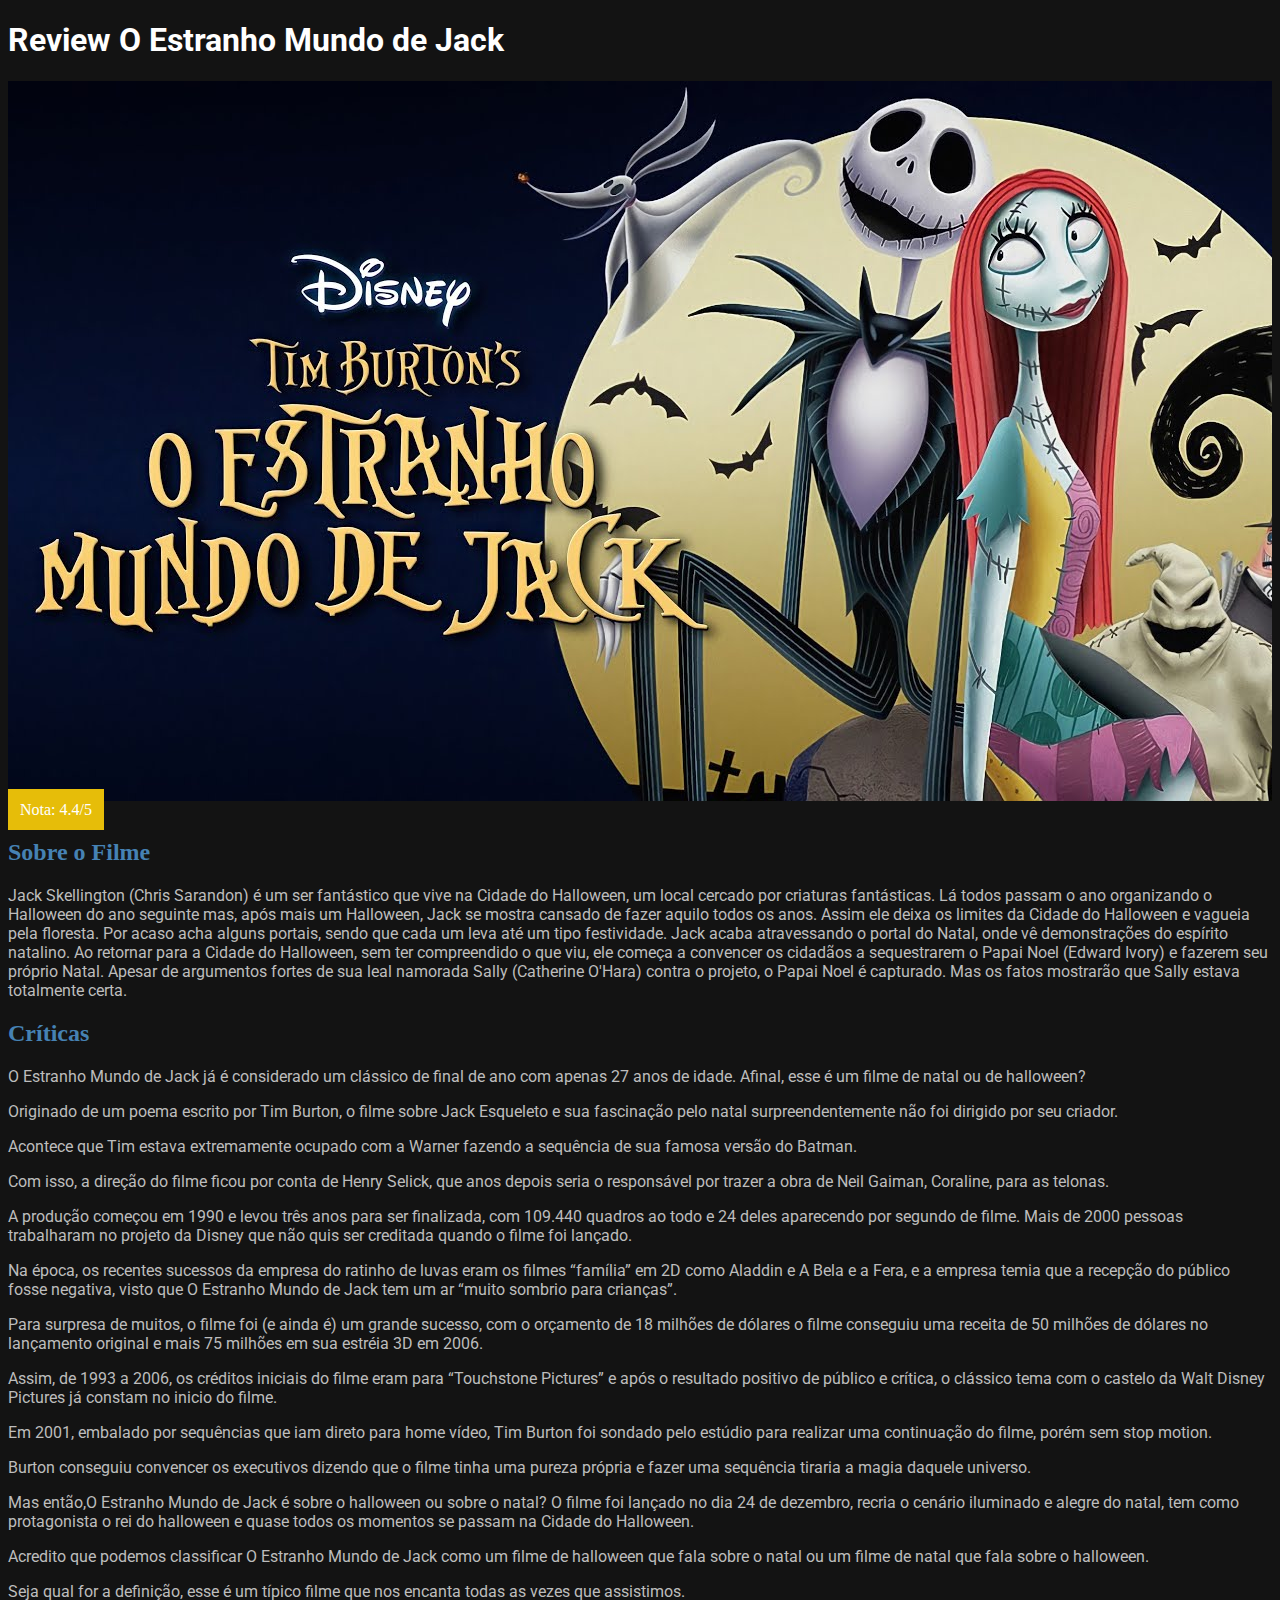
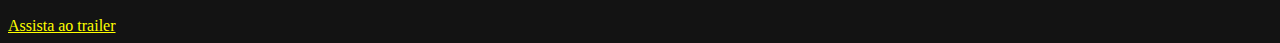
<file: aula 08/index.html>
<!DOCTYPE html>
<html lang="pt-BR">
  <head>
    <meta charset="UTF-8" />
    <meta http-equiv="X-UA-Compatible" content="IE=edge" />
    <meta name="viewport" content="width=device-width, initial-scale=1.0" />
    <title>Review</title>
    <link rel="stylesheet" href="./css/style.css" />
  </head>
  <body>
    <h1>Review O Estranho Mundo de Jack</h1>

    <div class="media-picture"></div>

    <span class="review-score">Nota: 4.4/5</span>

    <h2>Sobre o Filme</h2>

    <p>
      Jack Skellington (Chris Sarandon) é um ser fantástico que vive na Cidade
      do Halloween, um local cercado por criaturas fantásticas. Lá todos passam
      o ano organizando o Halloween do ano seguinte mas, após mais um Halloween,
      Jack se mostra cansado de fazer aquilo todos os anos. Assim ele deixa os
      limites da Cidade do Halloween e vagueia pela floresta. Por acaso acha
      alguns portais, sendo que cada um leva até um tipo festividade. Jack acaba
      atravessando o portal do Natal, onde vê demonstrações do espírito
      natalino. Ao retornar para a Cidade do Halloween, sem ter compreendido o
      que viu, ele começa a convencer os cidadãos a sequestrarem o Papai Noel
      (Edward Ivory) e fazerem seu próprio Natal. Apesar de argumentos fortes de
      sua leal namorada Sally (Catherine O'Hara) contra o projeto, o Papai Noel
      é capturado. Mas os fatos mostrarão que Sally estava totalmente certa.
    </p>

    <h2>Críticas</h2>

    <p>
      O Estranho Mundo de Jack já é considerado um clássico de final de ano com
      apenas 27 anos de idade. Afinal, esse é um filme de natal ou de halloween?
    </p>
    <p>
      Originado de um poema escrito por Tim Burton, o filme sobre Jack Esqueleto
      e sua fascinação pelo natal surpreendentemente não foi dirigido por seu
      criador.
    </p>
    <p>
      Acontece que Tim estava extremamente ocupado com a Warner fazendo a
      sequência de sua famosa versão do Batman.
    </p>
    <p>
      Com isso, a direção do filme ficou por conta de Henry Selick, que anos
      depois seria o responsável por trazer a obra de Neil Gaiman, Coraline,
      para as telonas.
    </p>
    <p>
      A produção começou em 1990 e levou três anos para ser finalizada, com
      109.440 quadros ao todo e 24 deles aparecendo por segundo de filme. Mais
      de 2000 pessoas trabalharam no projeto da Disney que não quis ser
      creditada quando o filme foi lançado.
    </p>
    <p>
      Na época, os recentes sucessos da empresa do ratinho de luvas eram os
      filmes “família” em 2D como Aladdin e A Bela e a Fera, e a empresa temia
      que a recepção do público fosse negativa, visto que O Estranho Mundo de
      Jack tem um ar “muito sombrio para crianças”.
    </p>
    <p>
      Para surpresa de muitos, o filme foi (e ainda é) um grande sucesso, com o
      orçamento de 18 milhões de dólares o filme conseguiu uma receita de 50
      milhões de dólares no lançamento original e mais 75 milhões em sua estréia
      3D em 2006.
    </p>
    <p>
      Assim, de 1993 a 2006, os créditos iniciais do filme eram para “Touchstone
      Pictures” e após o resultado positivo de público e crítica, o clássico
      tema com o castelo da Walt Disney Pictures já constam no inicio do filme.
    </p>
    <p>
      Em 2001, embalado por sequências que iam direto para home vídeo, Tim
      Burton foi sondado pelo estúdio para realizar uma continuação do filme,
      porém sem stop motion.
    </p>
    <p>
      Burton conseguiu convencer os executivos dizendo que o filme tinha uma
      pureza própria e fazer uma sequência tiraria a magia daquele universo.
    </p>
    <p>
      Mas então,O Estranho Mundo de Jack é sobre o halloween ou sobre o natal? O
      filme foi lançado no dia 24 de dezembro, recria o cenário iluminado e
      alegre do natal, tem como protagonista o rei do halloween e quase todos os
      momentos se passam na Cidade do Halloween.
    </p>
    <p>
      Acredito que podemos classificar O Estranho Mundo de Jack como um filme de
      halloween que fala sobre o natal ou um filme de natal que fala sobre o
      halloween.
    </p>
    <p>
      Seja qual for a definição, esse é um típico filme que nos encanta todas as
      vezes que assistimos.
    </p>

    <a href="https://youtu.be/Hf3ihCgVSGY">Assista ao trailer</a>
  </body>
</html>
</file>
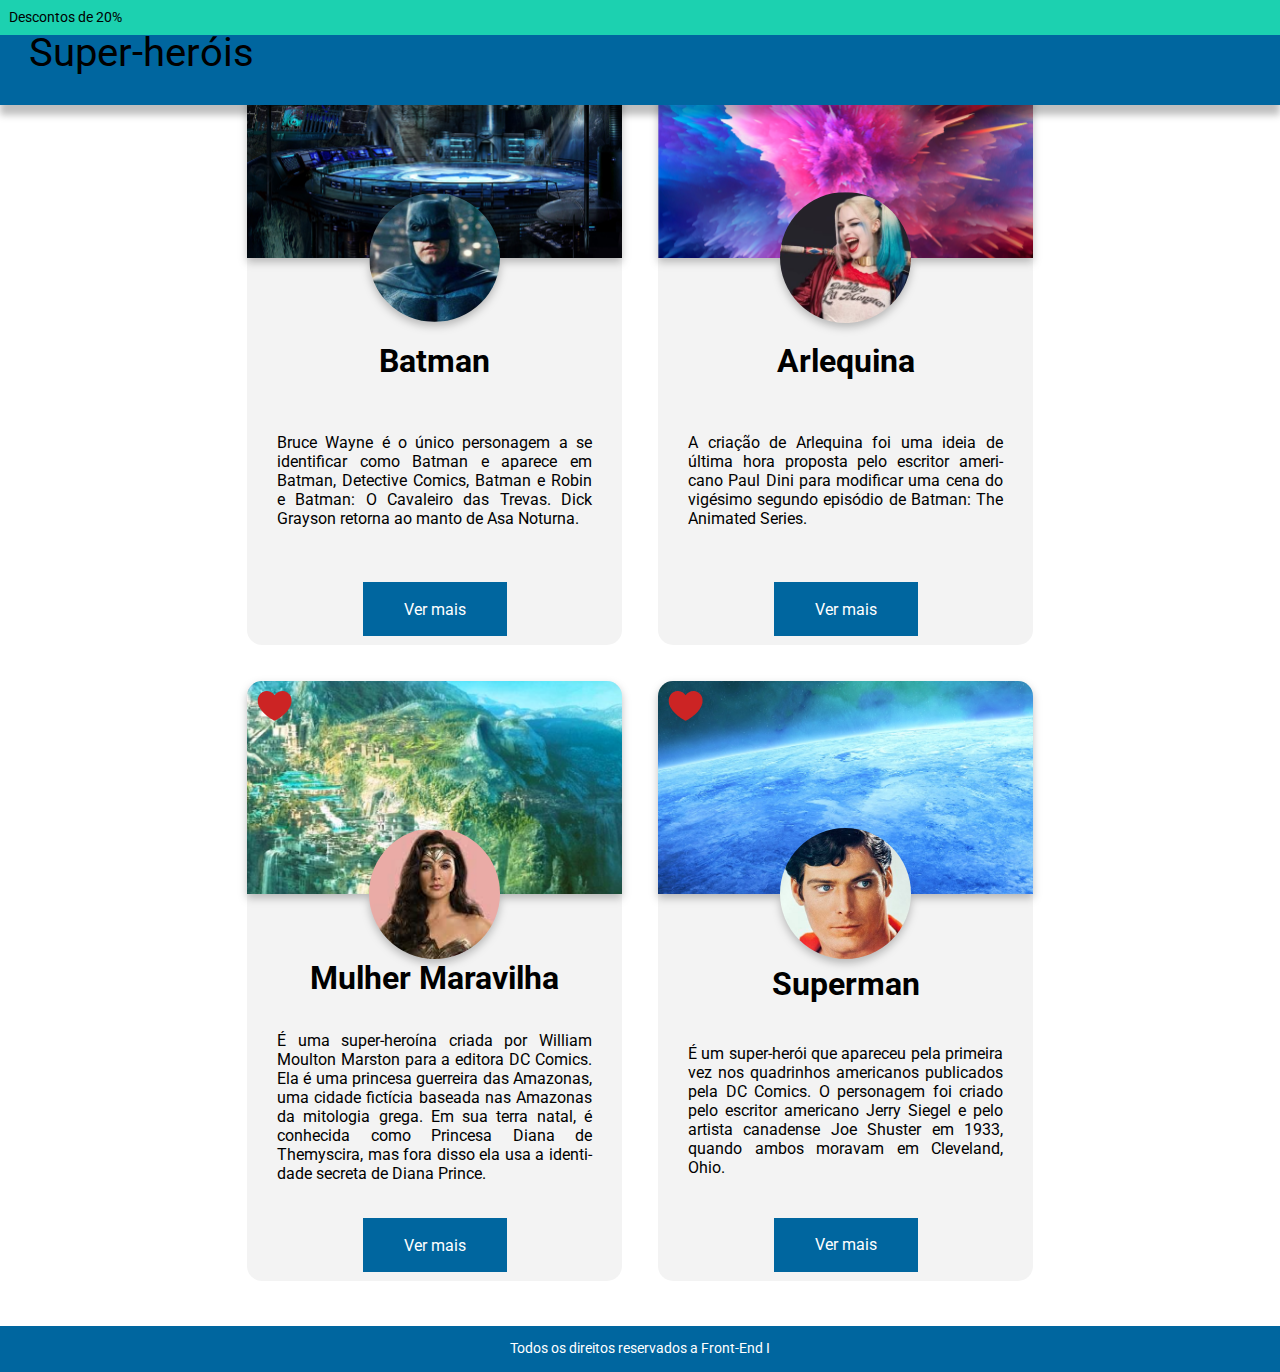
<file: Aula 10/index.html>
<!DOCTYPE html>
<html lang="en">
<head>
    <meta charset="UTF-8">
    <meta http-equiv="X-UA-Compatible" content="IE=edge">
    <meta name="viewport" content="width=device-width, initial-scale=1.0">
    <link rel="stylesheet" href="./css/style.css">
    <title>Super Heróis</title>
</head>
<body>
    

    <header>

        <div class="bar-discount">
            <p>Descontos de 20%</p>
        </div>

        <div class="title">
            <h1>Super-heróis</h1>
        </div>
    </header>
     
    <main>
        <section class="cards">
            <div class="card">
                
                <div class="card-image card-image1">
                    <img class="character-image" src="./img/liga-justicia-batman-kO4H--1024x512@abc 1.png" alt="">
                    <img class="vector" src="./img/Vector.png" alt="">
                </div>
                
                <div class="card-title">
                    <h2>Batman</h2>
                </div>
                <div class="card-text">
                    <p>Bruce Wayne é o único personagem a se identificar como Batman e aparece em Batman, Detective Comics, Batman e Robin e Batman: O Cavaleiro das Trevas. Dick Grayson retorna ao manto de Asa Noturna.</p>
                </div>
                <div class="button">
                    <a href=""><span>Ver mais</span></a>
                </div>

            </div>
            <div class="card">
                
                <div class="card-image card-image2">
                    <img class="character-image" src="./img/liga-justicia-alerquina-kO4H--1024x512@abc 1.png" alt="">
                    <img class="vector" src="./img/Vector.png" alt="">
                </div>
                <div class="card-title">
                    <h2>Arlequina</h2>
                </div>
                <div class="card-text">
                    <p>A criação de Arlequina foi uma ideia de última hora proposta pelo escritor americano Paul Dini para modificar uma cena do vigésimo segundo episódio de Batman: The Animated Series.</p>
                </div>
                <div class="button">
                    <a href=""><span>Ver mais</span></a>
                </div>
                
            </div>

            <div class="card">
                
                <div class="card-image card-image3">
                    <img class="character-image" src="./img/mulher maravilha.png" alt="">
                    <img class="vector" src="./img/Vector.png" alt="">
                </div>
                <div class="card-title">
                    <h2>Mulher Maravilha</h2>
                </div>
                <div class="card-text">
                    <p>É uma super-heroína criada por William Moulton Marston para a editora DC Comics. Ela é uma princesa guerreira das Amazonas, uma cidade fictícia baseada nas Amazonas da mitologia grega. Em sua terra natal,  é conhecida como Princesa Diana de Themyscira, mas fora disso ela usa a identidade secreta de Diana Prince.</p>
                </div>
                <div class="button">
                    <a href=""><span>Ver mais</span></a>
                </div>
                
            </div>

            <div class="card">
                
                <div class="card-image card-image4">
                    <img class="character-image" src="./img/superman.png" alt="">
                    <img class="vector" src="./img/Vector.png" alt="">
                </div>
                <div class="card-title">
                    <h2>Superman</h2>
                </div>
                <div class="card-text">
                    <p>É um super-herói que apareceu pela primeira vez nos quadrinhos americanos publicados pela DC Comics. O personagem foi criado pelo escritor americano Jerry Siegel e pelo artista canadense Joe Shuster em 1933, quando ambos moravam em Cleveland, Ohio.</p>
                </div>
                <div class="button">
                    <a href=""><span>Ver mais</span></a>
                </div>
                
            </div>
        </section>
    </main>

   
    <footer>
        <p>Todos os direitos reservados a Front-End I</p> 
     </footer>
     

</body>
</html>
</file>
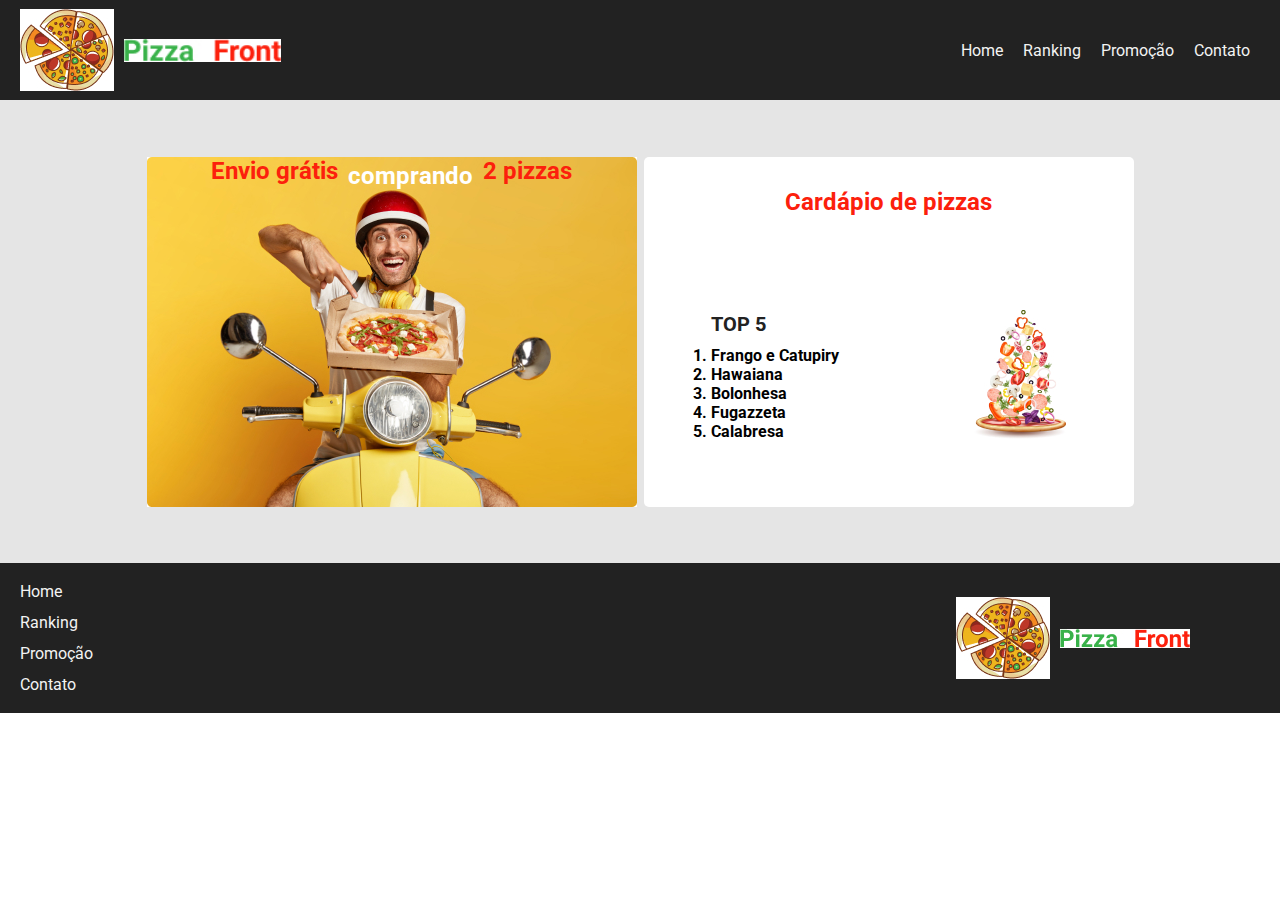
<file: Aula 11/index.html>
<!DOCTYPE html>
<html lang="pt-BR">
  <head>
    <meta charset="UTF-8" />
    <meta http-equiv="X-UA-Compatible" content="IE=edge" />
    <meta name="viewport" content="width=device-width, initial-scale=1.0" />
    <link rel="stylesheet" href="./css/style.css" />
    <title>Pizza&Front</title>
  </head>
  <body> 
    <header class="cabeçalho">
      <div class="logo">
        <img src="./img/VectorPizza.jpg" alt="imagem logo pizzaria" />
        <img
          class="imagem_nome"
          src="./img/Pizza&Front.jpg"
          alt="nome pizzaria"
        />
      </div>
      <div class="menu"> 
        <p>Home</p>
        <p>Ranking</p>
        <p>Promoção</p>
        <p>Contato</p>
      </div>
    </header>
    <main> 
      <div class="delivery"> 
        <p class="texto_delivery">
          Envio grátis <span>comprando</span>2 pizzas
        </p>
      </div>
      <div class="cardapio">
        <div class="titulo_cardápio">
          <p class="texto_cardápio">Cardápio de pizzas</p>
        </div>
        <div class="cardápio_sabores">
          <div class="texto_sabores">
            <p class="mais_pedidas">TOP 5</p>
            <ol>
              <li>Frango e Catupiry</li>
              <li>Hawaiana</li>
              <li>Bolonhesa</li>
              <li>Fugazzeta</li>
              <li>Calabresa</li>
            </ol>
          </div>
          <div class="img_sabores">
            <img src="./img/PizzaFalling.jpg" alt="imagem prato com comida">
          </div>   
        </div>
      </div>
    </main>
    <footer> 
      <div class="rodapé">
        <p>Home</p>
        <p>Ranking</p>
        <p>Promoção</p>
        <p>Contato</p>
      </div>
      <div class="logo_rodapé"> <!--guiolialen-->
        <img src="./img/VectorPizza.jpg" alt="imagem logo pizzaria">
        <img src="./img/Pizza&Front.jpg" alt="nome pizzaria">
      </div>
    </footer>
  </body>
</html>
</file>
<file: aula 08/css/style.css>
@import url('https://fonts.googleapis.com/css2?family=Roboto:wght@500&display=swap');

body {
  background-color: #131313;
}

h1 {
  color: white;
  font-family: 'Roboto', sans-serif;
}

.media-picture {
  background-image: url(../img/maxresdefault.jpg);
  background-repeat: no-repeat;
  background-size: cover;
  height: 720px;
  width: 100%;
}

.review-score {
  color: white;
  background-color: #e6bd09;
  padding: 12px;
}

h2 {
  color: steelblue;
}

p {
  color: #bdbdbd;
  font-family: 'Roboto', sans-serif;
}

a {
  color: yellow;
}
</file>
<file: Aula 10/css/style.css>
@import url('https://fonts.googleapis.com/css2?family=Roboto:wght@300;400;700&display=swap');

* {
  box-sizing: border-box;
  margin: 0;
  padding: 0;
  font-family: 'Roboto', sans-serif;
}

html {
  font-size: 18px;
}

.bar-discount {
  background-color: #1CD1B0;
  width: 100%;
  padding: 0.5rem;
  font-size: 0.8rem;
  font-weight: 400;
  position: fixed;
}

header {
  width: 100%;
  box-shadow: 0px 10px 7px rgba(0, 0, 0, 0.25);
  position: fixed;
  z-index: 1;
}

.title {
  background-color: #00669F;
  padding: 1.6rem;
}

footer {
  bottom: 0; 
  width: 100%;
  padding: 0.8rem;
  color: #fff;
  background-color: #00669F;
  font-size: 0.8rem;
  text-align: center;
}

h1 {
  font-size: 2.2rem;
  font-weight: 400;
}

.cards {
  display: flex;
  flex-direction: row;
  justify-content: center;
  align-items: center;
  flex-wrap: wrap;
  gap: 1rem;
  height: 100%;
  padding: 2rem;
}

.card {
  background-color: #F3F3F3;
  width: 375px;
  height: 600px;
  margin: 0.5rem;
  padding-bottom:0.5rem;
  border-radius: 15px;
  display: flex;
  flex-direction: column;
  justify-content: space-between;
  align-items: center;
    
}

.card-image {
  background-repeat: no-repeat;
  height: 36%;
  width: 100%;
  border-top-left-radius: 15px;
  border-top-right-radius: 15px;
  position: relative;
  background-size: cover;
  filter: drop-shadow(0px 4px 4px rgba(0, 0, 0, 0.25));
  display: flex;
  justify-content: center;
  align-items: center;
}

.card-image1 {
  background-image: url(../img/849bfede3a5193c34ab8a00379e64fa2\ 1.png);
   
}


.card-image2 {
  background-image: url(../img/fundo\ alerquina.png);
   
}

.card-image3 {
  background-image: url(../img/fundo\ mulher\ maravilha.png);
}

.card-image4 {
  background-image: url(../img/fundo\ superman.png);
}

.card-title {
  text-align: center;
  margin-top: 60px;
  font-size: 1.2rem;
}

.card-text {
  text-align: center;
  padding: 30px;
  font-size: 0.9rem;
  text-align: justify;
  hyphens: auto;
}

.button {
  display: flex;
  justify-content: center;
  align-items: center;
  font-size: 0.9rem;
  font-weight: 400;
  padding: 0.5rem;
  background-color: #00669F;
  width: 8rem;
  height: 3rem;
}

a {
  text-decoration: none;
  color: #fff;

}

.character-image {
  width: 35%;
  border-radius: 50%;
  position: relative;
  bottom: -50%;
}

.vector {
  position: absolute;
  left: 10px;
  top: 10px;
}


@media (max-width: 768px){

  html {
    font-size: 16px;
  }

  .character-image {
    width: 40%;
  }
}
</file>
<file: Aula 11/css/style.css>
@import url('https://fonts.googleapis.com/css2?family=Roboto:ital,wght@0,400;1,700&display=swap');

* {
box-sizing: border-box;
margin: 0px;
padding: 0px;
}

body{
width: 100%;
height: 678px;
}

.cabeçalho{
background-color: #222222;
display: flex;
justify-content:space-between;
height: 100px;
box-shadow: 0px 4px 4px rgba(0, 0, 0, 0.25);
}

.logo{
display: flex;
align-items: center;
gap: 10px;
margin-left: 20px;
margin-right: 20px; 
}

.imagem_nome{
width: 100%;
height: 23px;
}

.menu{
font-size: 16px;
display: flex;
gap: 20px;
flex-direction: row;
padding-right: 30px;
height: 100px;
font-family: 'Roboto', sans-serif;
align-items: center;
}

p{
display: inline;
font-family: 'Roboto';
font-style: normal;
font-weight: 400;
font-size: 16px;
color: #F3F3F3;
}

main{
background-color: #E5E5E5;
width: 100%;
height: 463px;
display: flex;
align-items: center;
justify-content: center;
gap: 7px;
}

.delivery{
background-image: url(../img/delivery.jpg);
width: 490px;
height: 350px;
}

.texto_delivery{
display: flex;
justify-content: center;
font-size: 24px;
color: #FC200C;
font-family: 'Roboto', sans-serif;
font-weight: 700;
}

.delivery span{
color: white;
margin-left: 5px;
margin-right: 5px;
border-radius: 5px;
padding: 5px;
}

.cardapio{
background-color: white;
display: flex;
height: 350px;
width: 490px;
border-radius: 5px;
justify-content: start;
flex-direction: column;
}

.titulo_cardápio{
font-family: 'Roboto';
display: flex;
justify-content: center;
align-items: center;
height: 90px;
}

.texto_cardápio{
font-family: 'Roboto';
font-style: normal;
font-weight: 700;
font-size: 24px;
color: #FC200C;
}

.cardápio_sabores{
display: flex;
justify-content: space-around;
align-items: center;
flex-grow: 1;
}

.texto_sabores{
flex-direction: column;
display: flex;
gap: 10px;
list-style-type: none;
}

.mais_pedidas{
font-family: 'Roboto';
font-style: normal;
font-weight: 700;
font-size: 20px;
color: #222222;
}

ol{
font-family: 'Roboto';
font-style: normal;
font-weight: 700;
font-size: 16px;
}

footer{
height: 150px;
background-color: #222222;
display: flex;
flex-direction: row;
justify-content: center;
padding-left: 20px;
padding-right: 70px;
align-items: center;
}

.rodapé{
display: flex;
flex-grow: 1;
flex-direction: column;
justify-content: end;
gap: 12px;
}

.logo_rodapé{
display: flex;
align-items: center;
gap: 10px;
margin-left: 20px;
margin-right: 20px;
}
</file>
